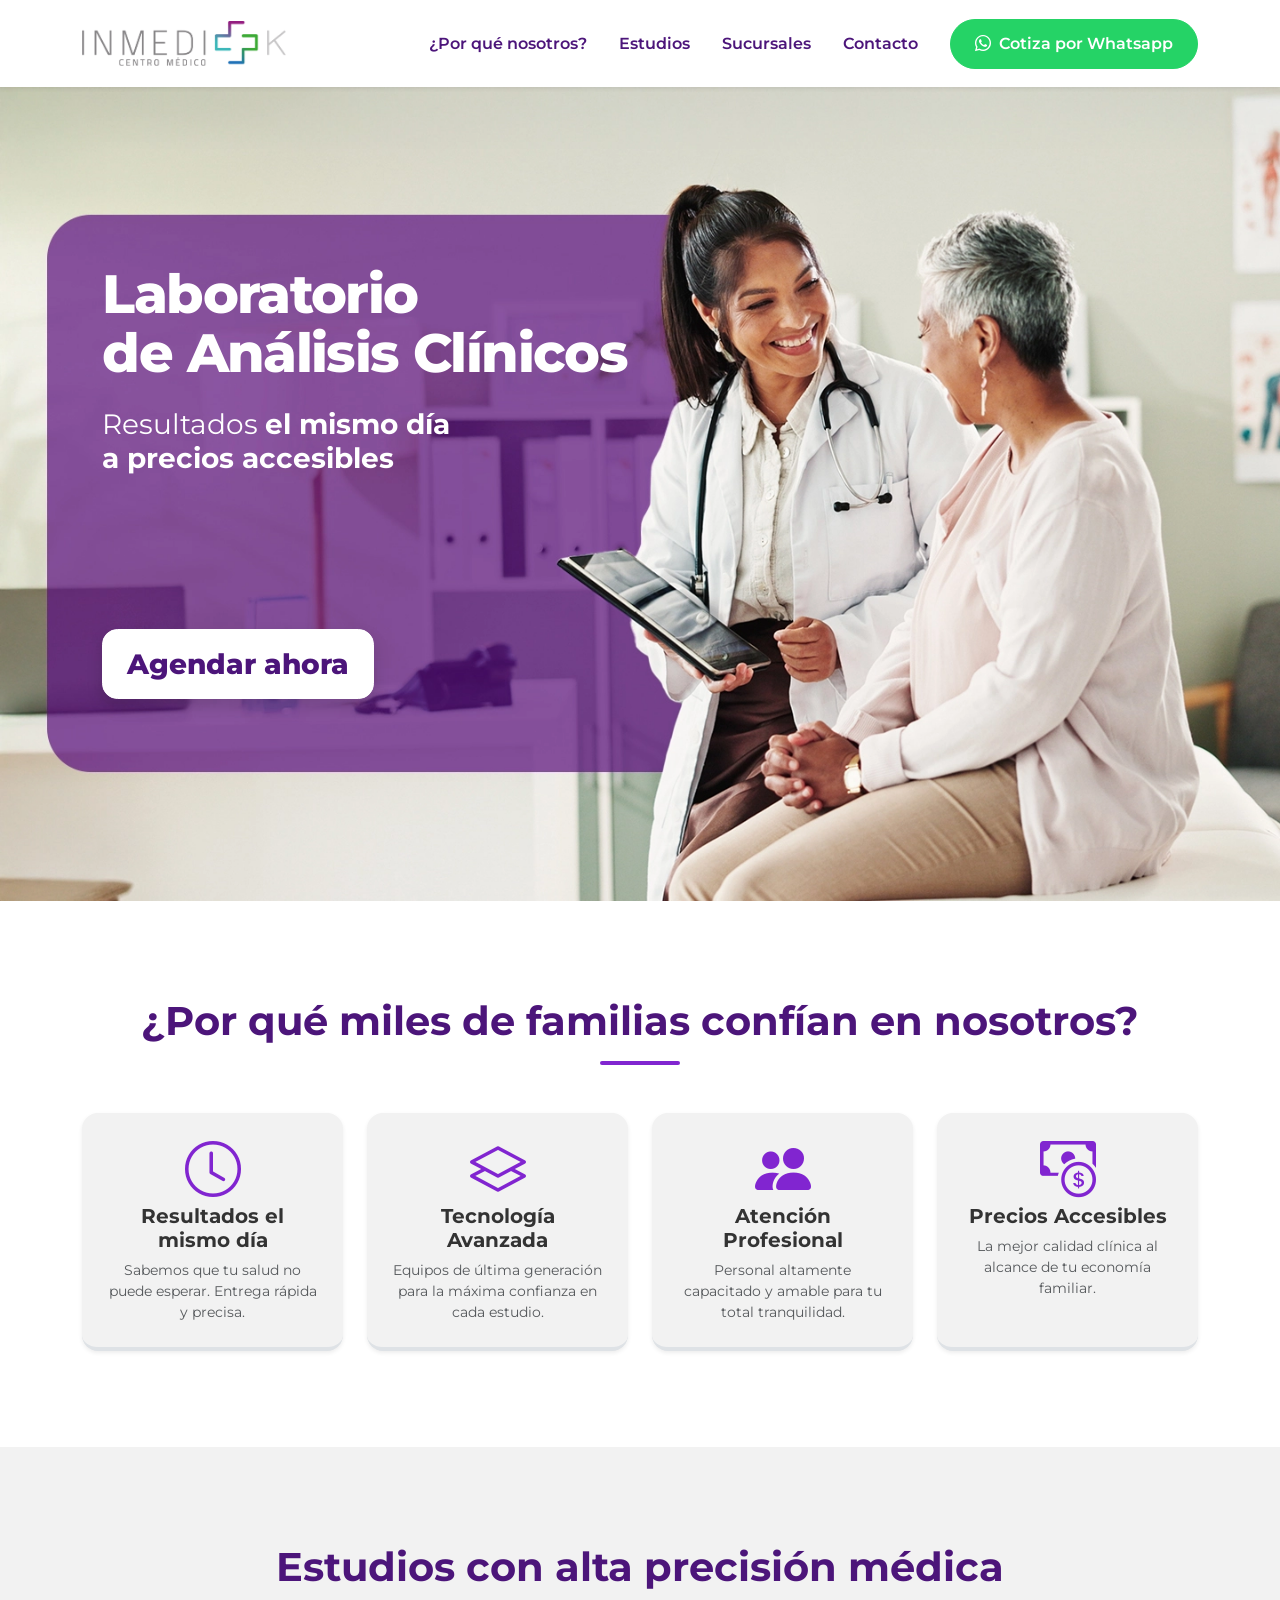
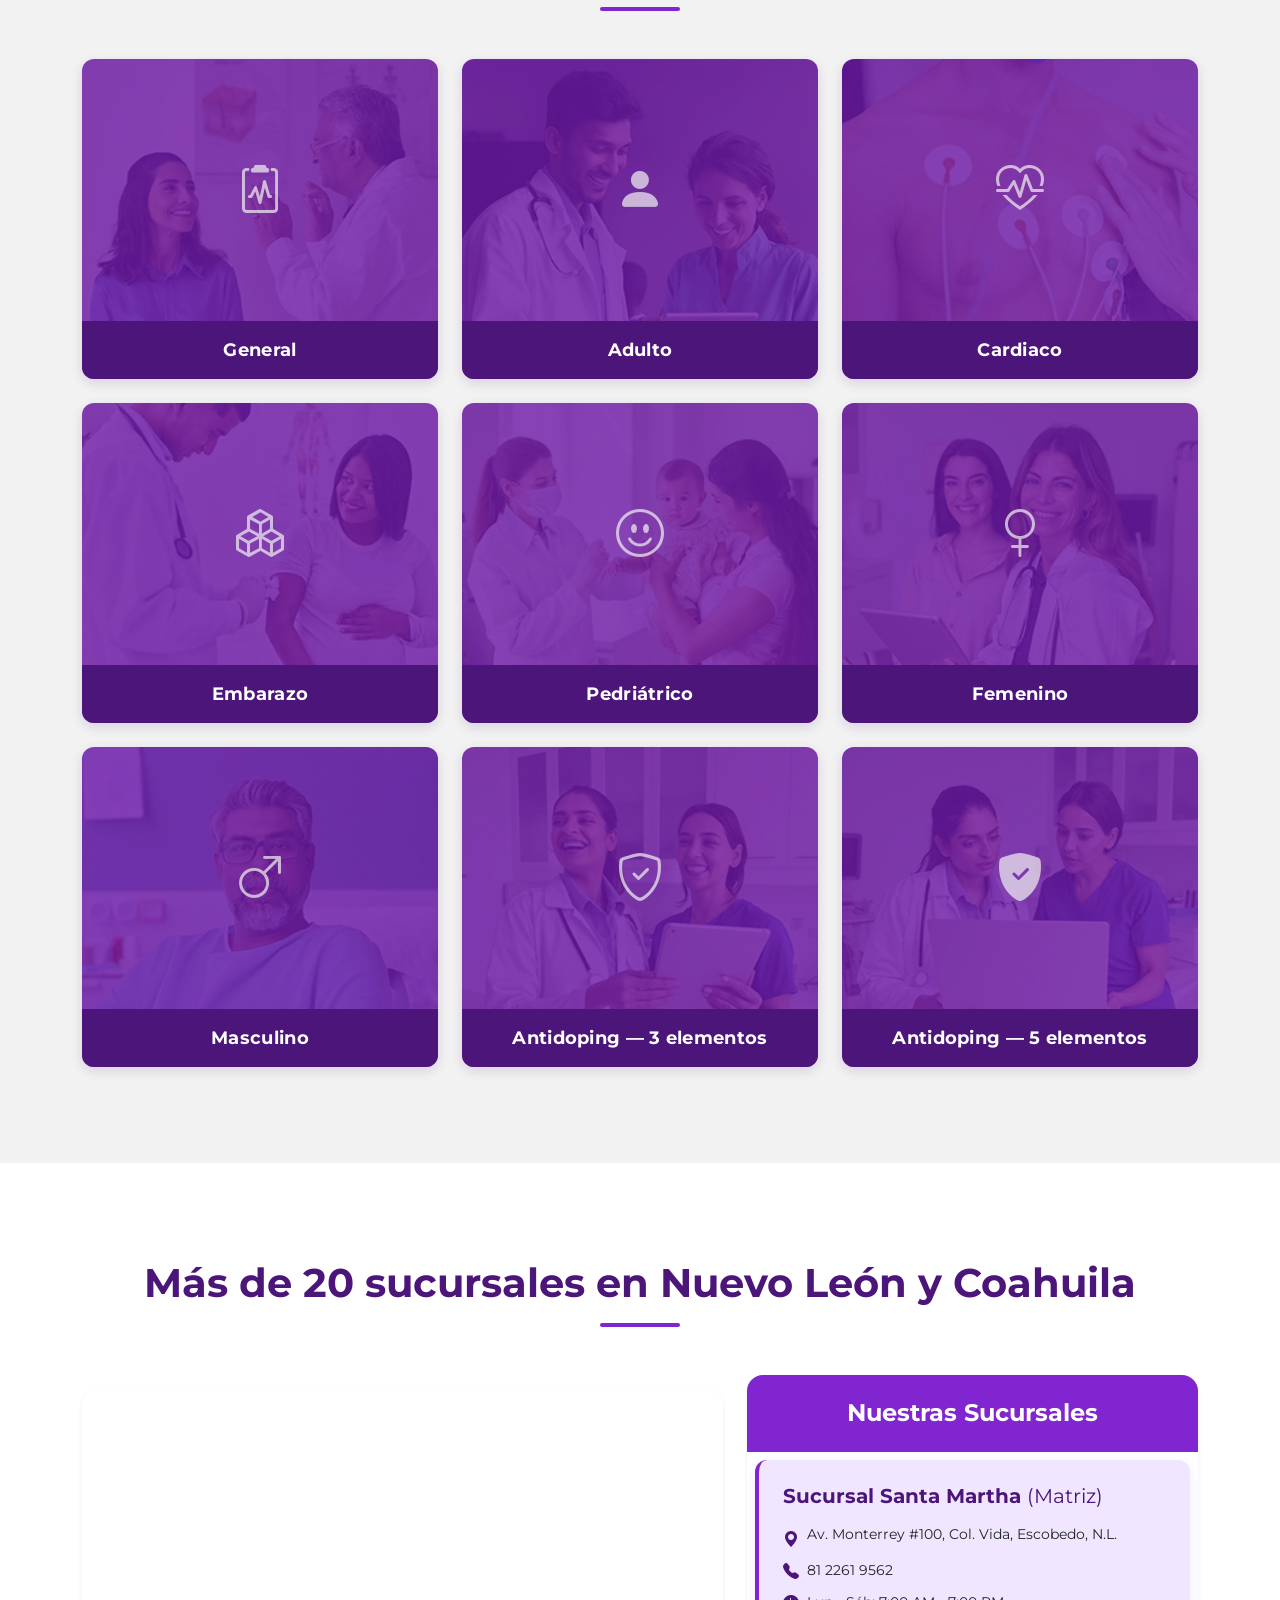
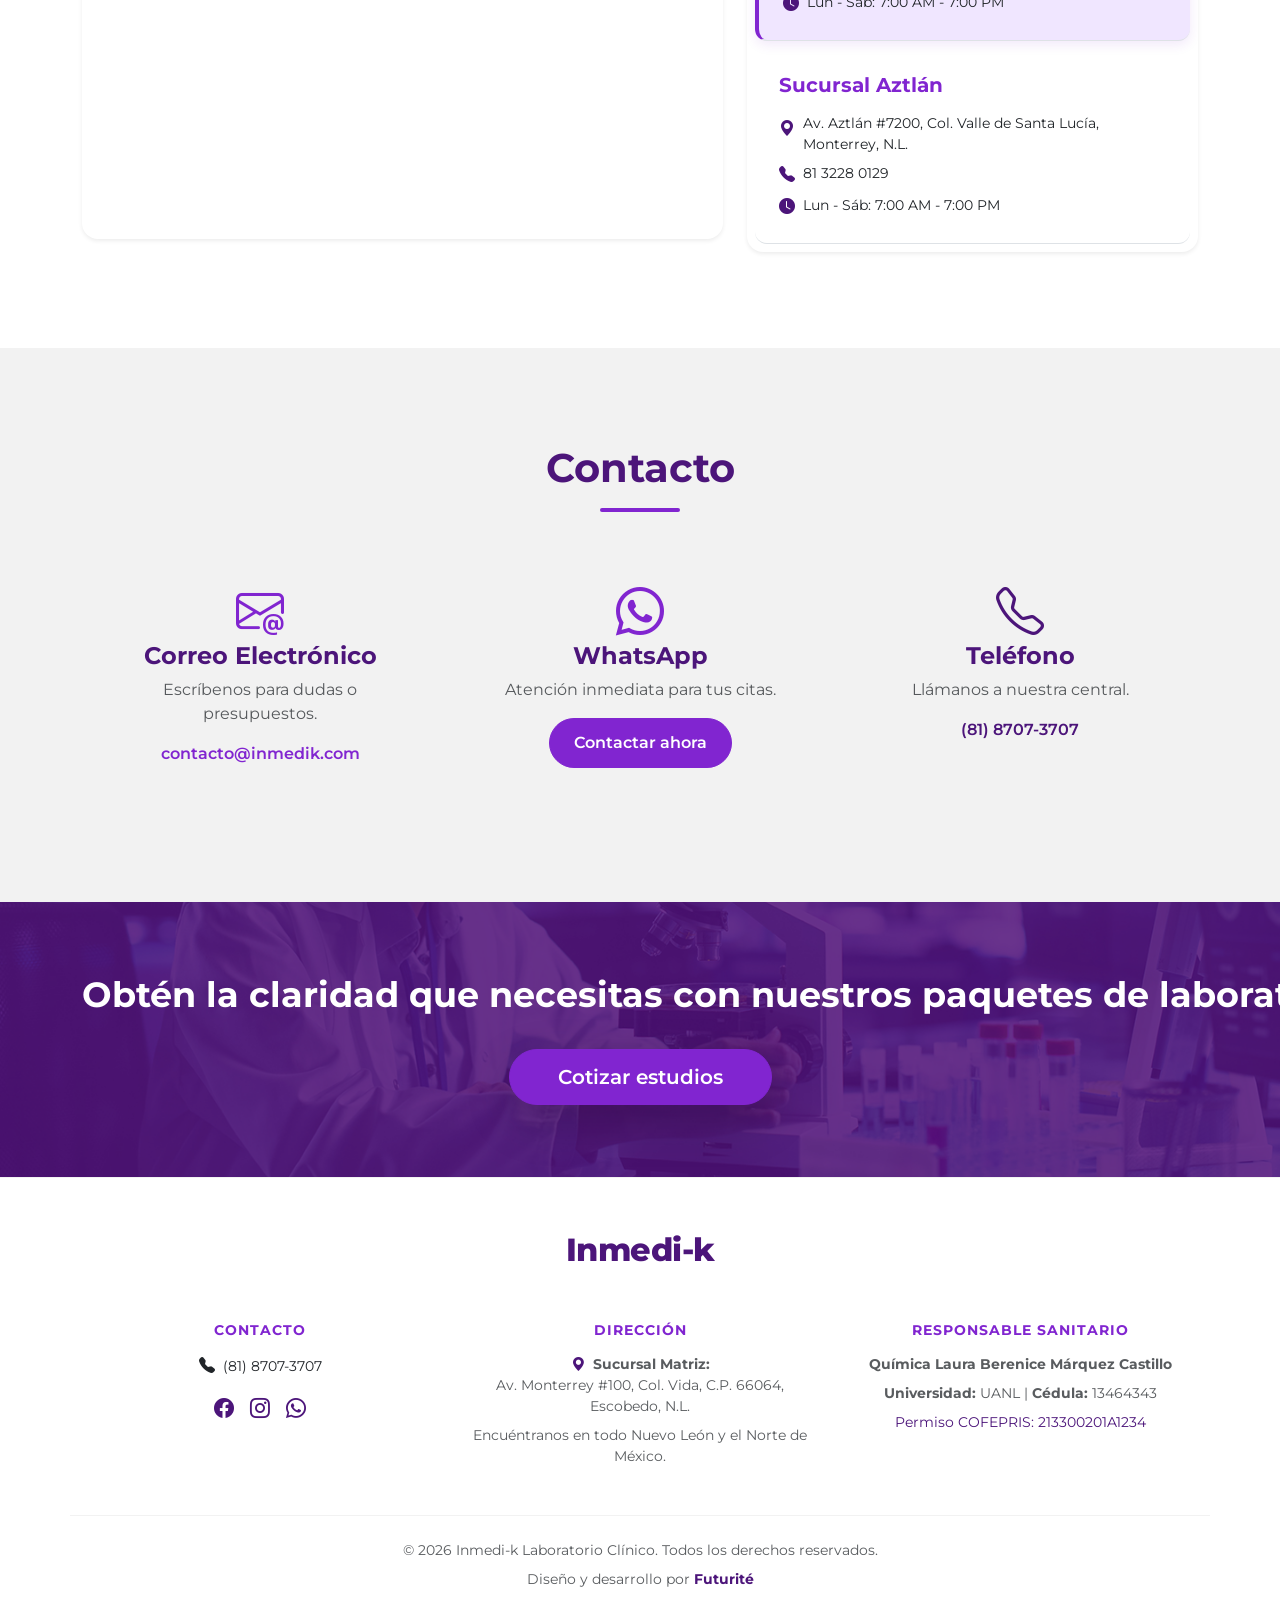
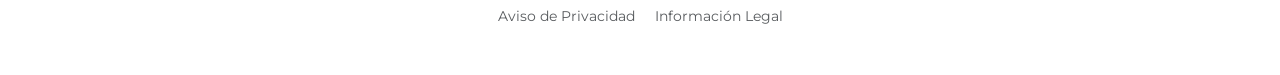
<file: index.html>
<!DOCTYPE html>
<html lang="es">

<head>
    <script>(function (w, d, s, l, i) {
            w[l] = w[l] || []; w[l].push({
                'gtm.start':
                    new Date().getTime(), event: 'gtm.js'
            }); var f = d.getElementsByTagName(s)[0],
                j = d.createElement(s), dl = l != 'dataLayer' ? '&l=' + l : ''; j.async = true; j.src =
                    'https://www.googletagmanager.com/gtm.js?id=' + i + dl; f.parentNode.insertBefore(j, f);
        })(window, document, 'script', 'dataLayer', 'GTM-M5LB29MB');</script>
    <meta charset="UTF-8">
    <meta name="viewport" content="width=device-width, initial-scale=1.0">
    <title>Inmedi-k | Laboratorio de Análisis Clínicos</title>

    <!-- Google Fonts: Montserrat -->
    <link rel="preconnect" href="https://fonts.googleapis.com">
    <link rel="preconnect" href="https://fonts.gstatic.com" crossorigin>
    <link href="https://fonts.googleapis.com/css2?family=Montserrat:wght@400;600;700&display=swap" rel="stylesheet">

    <!-- Bootstrap 5 CSS CDN -->
    <link href="https://cdn.jsdelivr.net/npm/bootstrap@5.3.0/dist/css/bootstrap.min.css" rel="stylesheet">

    <!-- Bootstrap Icons (Optional but recommended for UI) -->
    <link rel="stylesheet" href="https://cdn.jsdelivr.net/npm/bootstrap-icons@1.11.1/font/bootstrap-icons.css">

    <!-- Custom CSS -->
    <link href="style.css" rel="stylesheet">
</head>

<body class="d-flex flex-column min-vh-100">
    <noscript><iframe src="https://www.googletagmanager.com/ns.html?id=GTM-M5LB29MB" height="0" width="0" style="display:none;visibility:hidden"></iframe></noscript>

    <!-- Navbar -->
    <nav class="navbar navbar-expand-lg bg-white fixed-top shadow-sm py-3">
        <div class="container">
            <!-- Brand / Logo as Text (Placeholder until Image Logo) -->
            <a class="navbar-brand" href="#">
                <img src="img/inmedikgris (1).png" alt="Inmedi-k Logo" style="max-height: 45px;">
            </a>

            <button class="navbar-toggler border-0" type="button" data-bs-toggle="collapse" data-bs-toggle="collapse" data-bs-target="#navbarNav" aria-controls="navbarNav" aria-expanded="false" aria-label="Toggle navigation">
                <span class="navbar-toggler-icon"></span>
            </button>

            <div class="collapse navbar-collapse justify-content-end" id="navbarNav">
                <ul class="navbar-nav align-items-center">
                    <li class="nav-item">
                        <a class="nav-link text-secondary-custom fw-semibold px-3" href="#beneficios">¿Por qué nosotros?</a>
                    </li>
                    <li class="nav-item">
                        <a class="nav-link text-secondary-custom fw-semibold px-3" href="#servicios">Estudios</a>
                    </li>
                    <li class="nav-item">
                        <a class="nav-link text-secondary-custom fw-semibold px-3" href="#sucursales">Sucursales</a>
                    </li>
                    <li class="nav-item">
                        <a class="nav-link text-secondary-custom fw-semibold px-3" href="#formulario">Contacto</a>
                    </li>
                    <li class="nav-item ms-lg-3 mt-3 mt-lg-0">
                        <a class="btn btn-whatsapp rounded-pill px-4" href="https://wa.me/528187073707" target="_blank">
                            <i class="bi bi-whatsapp"></i> Cotiza por Whatsapp
                        </a>
                    </li>
                </ul>
            </div>
        </div>
    </nav>
    <!-- Hero Section -->
    <header class="hero-section position-relative w-100 overflow-hidden" style="background-color: #f8f9fa;">
        <!-- Imagen completa sin cortes -->
        <img src="img/hero-(2).webp" alt="Inmedi-k Hero" class="w-100 h-auto d-block">

        <!-- Contenido sobrepuesto (Alineado al cuadro morado de la imagen) -->
        <div class="position-absolute top-0 start-0 w-100 h-100 d-flex align-items-start overflow-hidden">
            <div class="container-fluid" style="padding-left: 8%; padding-right: 8%; padding-top: 14vw;">
                <div class="row g-0">
                    <!-- Alineación precisa con el inicio del cuadro morado -->
                    <div class="col-lg-6 col-md-8 text-white text-start">
                        <div class="hero-item-title" style="margin-bottom: 2vw;">
                            <h1 class="fw-extrabold text-white ls-tight" style="font-size: clamp(1.8rem, 4.2vw, 4.5rem); line-height: 1.1; margin: 0;">
                                Laboratorio <br>
                                de Análisis <br class="d-block d-md-none"> Clínicos
                            </h1>
                        </div>
                        <div class="hero-item-subtitle" style="margin-bottom: 12vw;">
                            <p class="text-white" style="font-size: clamp(1rem, 2.2vw, 2.5rem); line-height: 1.2; font-weight: 400; margin: 0;">
                                Resultados <strong>el mismo día</strong> <br>
                                <strong>a precios accesibles</strong>
                            </p>
                        </div>
                        <div class="hero-item-cta d-none d-sm-block">
                            <a href="https://wa.me/528187073707" class="btn btn-white-custom shadow px-4">Agendar ahora</a>
                        </div>
                    </div>
                </div>
            </div>
        </div>
    </header>

    <!-- CTA Móvil (Solo visible en < 576px) -->
    <div class="d-block d-sm-none text-center py-4 bg-white">
        <div class="container">
            <a href="https://wa.me/528187073707" class="btn btn-primary-custom btn-lg shadow w-100" style="font-size: 1.2rem; padding: 1rem;">Agendar ahora</a>
        </div>
    </div>

    <style>
        /* Ajustes finos para el texto sobre el cuadro morado */
        @media (max-width: 767px) {
            .hero-section .container-fluid {
                padding-top: 25vw !important;
                /* Más espacio arriba en móvil para no tapar caras */
            }

            .hero-item-title h1 {
                font-size: 8vw !important;
                /* Texto más grande en proporción a la pantalla pequeña */
            }

            .hero-item-subtitle p {
                font-size: 4.5vw !important;
            }

            .hero-item-subtitle {
                margin-bottom: 15vw !important;
            }

            .btn-white-custom {
                font-size: 4vw !important;
                padding: 3vw 8vw !important;
                border-radius: 4vw !important;
            }
        }

        /* Ajuste para pantallas extra pequeñas */
        @media (max-width: 480px) {
            .hero-section .container-fluid {
                padding-top: 20vw !important;
            }

            .hero-item-title h1 {
                font-size: 9vw !important;
                margin-bottom: 5px !important;
            }

            .hero-item-subtitle p {
                font-size: 4vw !important;
            }

            .hero-item-subtitle {
                margin-bottom: 5vw !important;
            }
        }

        /* Ajuste extremo para < 430px */
        @media (max-width: 430px) {
            .hero-section .container-fluid {
                padding-top: 14vw !important;
                /* Opción A: Subimos un poco para alejarlo del borde inferior curvo */
                padding-left: 10% !important;
                /* Opción A: Más aire a la izquierda */
            }

            .hero-item-title {
                margin-bottom: 12vw !important;
                /* Espacio extra entre Título y Subtítulo */
            }

            .hero-item-title h1 {
                font-size: 5.5vw !important;
                line-height: 1.05 !important;
                margin: 0 !important;
            }

            .hero-item-subtitle p {
                font-size: 3.2vw !important;
            }

            .hero-item-subtitle {
                margin-bottom: 4vw !important;
            }

            /* El botón original permanece oculto */
        }
    </style>
    <section id="beneficios" class="py-5 bg-white">
        <div class="container py-md-5">
            <div class="text-center mb-5">
                <h2 class="display-6 fw-bold">¿Por qué miles de familias confían en nosotros?</h2>
                <div class="mx-auto mt-3" style="height: 4px; width: 80px; background-color: var(--primary-color); border-radius: 2px;"></div>
            </div>
            <div class="row g-4 text-center">
                <div class="col-md-3">
                    <div class="p-4 rounded-4 shadow-sm h-100 bg-accent-custom border-bottom border-primary-custom border-4">
                        <i class="bi bi-clock display-4 text-primary-custom mb-3"></i>
                        <h3 class="h5 fw-bold">Resultados el mismo día</h3>
                        <p class="small text-muted mb-0">Sabemos que tu salud no puede esperar. Entrega rápida y
                            precisa.</p>
                    </div>
                </div>
                <div class="col-md-3">
                    <div class="p-4 rounded-4 shadow-sm h-100 bg-accent-custom border-bottom border-primary-custom border-4">
                        <i class="bi bi-layers display-4 text-primary-custom mb-3"></i>
                        <h3 class="h5 fw-bold">Tecnología Avanzada</h3>
                        <p class="small text-muted mb-0">Equipos de última generación para la máxima confianza en cada
                            estudio.</p>
                    </div>
                </div>
                <div class="col-md-3">
                    <div class="p-4 rounded-4 shadow-sm h-100 bg-accent-custom border-bottom border-primary-custom border-4">
                        <i class="bi bi-people-fill display-4 text-primary-custom mb-3"></i>
                        <h3 class="h5 fw-bold">Atención Profesional</h3>
                        <p class="small text-muted mb-0">Personal altamente capacitado y amable para tu total
                            tranquilidad.</p>
                    </div>
                </div>
                <div class="col-md-3">
                    <div class="p-4 rounded-4 shadow-sm h-100 bg-accent-custom border-bottom border-primary-custom border-4">
                        <i class="bi bi-cash-coin display-4 text-primary-custom mb-3"></i>
                        <h3 class="h5 fw-bold">Precios Accesibles</h3>
                        <p class="small text-muted mb-0">La mejor calidad clínica al alcance de tu economía familiar.
                        </p>
                    </div>
                </div>
            </div>
        </div>
    </section>

    <!-- Sección Estudios (Anteriormente Servicios) -->
    <section id="servicios" class="py-5 bg-accent-custom">
        <div class="container py-md-5">
            <div class="text-center mb-5">
                <h2 class="display-6 fw-bold">Estudios con alta precisión médica</h2>
                <div class="mx-auto mt-3" style="height: 4px; width: 80px; background-color: var(--primary-color); border-radius: 2px;"></div>
            </div>

            <div class="row g-4">
                <!-- 1. General -->
                <div class="col-md-6 col-lg-4">
                    <div class="flip-card">
                        <div class="flip-card-inner">
                            <div class="flip-card-front" style="background: linear-gradient(rgba(129, 37, 208, 0.4), rgba(129, 37, 208, 0.4)), url('img/350x265/General.webp') top/cover no-repeat;">
                                <i class="bi bi-clipboard2-pulse card-icon"></i>
                                <div class="card-label">General</div>
                            </div>
                            <div class="flip-card-back">
                                <h4>General</h4>
                                <ul>
                                    <li><i class="bi bi-check-circle-fill text-primary-custom me-2"></i>Glucosa</li>
                                    <li><i class="bi bi-check-circle-fill text-primary-custom me-2"></i>Colesterol</li>
                                    <li><i class="bi bi-check-circle-fill text-primary-custom me-2"></i>Triglicéridos
                                    </li>
                                    <li><i class="bi bi-check-circle-fill text-primary-custom me-2"></i>Biometría
                                        Hemática</li>
                                    <li><i class="bi bi-check-circle-fill text-primary-custom me-2"></i>Examen general
                                        de orina</li>
                                    <li><i class="bi bi-check-circle-fill text-primary-custom me-2"></i>Consulta de
                                        revisión</li>
                                </ul>
                            </div>
                        </div>
                    </div>
                </div>

                <!-- 2. Adulto -->
                <div class="col-md-6 col-lg-4">
                    <div class="flip-card">
                        <div class="flip-card-inner">
                            <div class="flip-card-front" style="background: linear-gradient(rgba(129, 37, 208, 0.4), rgba(129, 37, 208, 0.4)), url('img/350x265/Adulto.webp') top/cover no-repeat;">
                                <i class="bi bi-person-fill card-icon"></i>
                                <div class="card-label">Adulto</div>
                            </div>
                            <div class="flip-card-back">
                                <h4>Adulto</h4>
                                <ul>
                                    <li><i class="bi bi-check-circle-fill text-primary-custom me-2"></i>Check up general
                                        (Glucosa, colesterol, triglicéridos, biometría, EGO)</li>
                                    <li><i class="bi bi-check-circle-fill text-primary-custom me-2"></i>Creatinina</li>
                                    <li><i class="bi bi-check-circle-fill text-primary-custom me-2"></i>Urea</li>
                                    <li><i class="bi bi-check-circle-fill text-primary-custom me-2"></i>Consulta general
                                    </li>
                                </ul>
                            </div>
                        </div>
                    </div>
                </div>

                <!-- 3. Cardiaco -->
                <div class="col-md-6 col-lg-4">
                    <div class="flip-card">
                        <div class="flip-card-inner">
                            <div class="flip-card-front" style="background: linear-gradient(rgba(129, 37, 208, 0.4), rgba(129, 37, 208, 0.4)), url('img/350x265/Cardio.webp') top/cover no-repeat;">
                                <i class="bi bi-heart-pulse card-icon"></i>
                                <div class="card-label">Cardiaco</div>
                            </div>
                            <div class="flip-card-back">
                                <h4>Cardiaco</h4>
                                <ul>
                                    <li><i class="bi bi-check-circle-fill text-primary-custom me-2"></i>Colesterol</li>
                                    <li><i class="bi bi-check-circle-fill text-primary-custom me-2"></i>Triglicéridos
                                    </li>
                                    <li><i class="bi bi-check-circle-fill text-primary-custom me-2"></i>Rayos X de tórax
                                    </li>
                                    <li><i class="bi bi-check-circle-fill text-primary-custom me-2"></i>Electrocardiograma
                                    </li>
                                    <li><i class="bi bi-check-circle-fill text-primary-custom me-2"></i>Medicina interna
                                    </li>
                                </ul>
                            </div>
                        </div>
                    </div>
                </div>

                <!-- 4. Embarazo -->
                <div class="col-md-6 col-lg-4">
                    <div class="flip-card">
                        <div class="flip-card-inner">
                            <div class="flip-card-front" style="background: linear-gradient(rgba(129, 37, 208, 0.4), rgba(129, 37, 208, 0.4)), url('img/350x265/Embarazo.webp') top/cover no-repeat;">
                                <i class="bi bi-boxes card-icon"></i>
                                <div class="card-label">Embarazo</div>
                            </div>
                            <div class="flip-card-back">
                                <h4>Embarazo</h4>
                                <ul>
                                    <li><i class="bi bi-check-circle-fill text-primary-custom me-2"></i>Perfil prenatal
                                    </li>
                                    <li><i class="bi bi-check-circle-fill text-primary-custom me-2"></i>Química
                                        Sanguínea</li>
                                    <li><i class="bi bi-check-circle-fill text-primary-custom me-2"></i>VIH</li>
                                    <li><i class="bi bi-check-circle-fill text-primary-custom me-2"></i>Consulta
                                        ginecológica</li>
                                </ul>
                            </div>
                        </div>
                    </div>
                </div>

                <!-- 5. Pedriátrico -->
                <div class="col-md-6 col-lg-4">
                    <div class="flip-card">
                        <div class="flip-card-inner">
                            <div class="flip-card-front" style="background: linear-gradient(rgba(129, 37, 208, 0.4), rgba(129, 37, 208, 0.4)), url('img/350x265/pediatria.webp') top/cover no-repeat;">
                                <i class="bi bi-emoji-smile card-icon"></i>
                                <div class="card-label">Pedriátrico</div>
                            </div>
                            <div class="flip-card-back">
                                <h4>Pedriátrico</h4>
                                <ul>
                                    <li><i class="bi bi-check-circle-fill text-primary-custom me-2"></i>Biometría</li>
                                    <li><i class="bi bi-check-circle-fill text-primary-custom me-2"></i>Coprológico</li>
                                    <li><i class="bi bi-check-circle-fill text-primary-custom me-2"></i>Examen general
                                        de orina</li>
                                    <li><i class="bi bi-check-circle-fill text-primary-custom me-2"></i>Consulta
                                        pediátrica</li>
                                </ul>
                            </div>
                        </div>
                    </div>
                </div>

                <!-- 6. Femenino -->
                <div class="col-md-6 col-lg-4">
                    <div class="flip-card">
                        <div class="flip-card-inner">
                            <div class="flip-card-front" style="background: linear-gradient(rgba(129, 37, 208, 0.4), rgba(129, 37, 208, 0.4)), url('img/350x265/Femenino.webp') top/cover no-repeat;">
                                <i class="bi bi-gender-female card-icon"></i>
                                <div class="card-label">Femenino</div>
                            </div>
                            <div class="flip-card-back">
                                <h4>Femenino</h4>
                                <ul>
                                    <li><i class="bi bi-check-circle-fill text-primary-custom me-2"></i>Perfil hormonal
                                    </li>
                                    <li><i class="bi bi-check-circle-fill text-primary-custom me-2"></i>Papanicolau</li>
                                    <li><i class="bi bi-check-circle-fill text-primary-custom me-2"></i>Ginecología</li>
                                    <li><i class="bi bi-check-circle-fill text-primary-custom me-2"></i>Eco de mama</li>
                                </ul>
                            </div>
                        </div>
                    </div>
                </div>

                <!-- 7. Masculino -->
                <div class="col-md-6 col-lg-4">
                    <div class="flip-card">
                        <div class="flip-card-inner">
                            <div class="flip-card-front" style="background: linear-gradient(rgba(129, 37, 208, 0.4), rgba(129, 37, 208, 0.4)), url('img/350x265/Masculino.webp') top/cover no-repeat;">
                                <i class="bi bi-gender-male card-icon"></i>
                                <div class="card-label">Masculino</div>
                            </div>
                            <div class="flip-card-back">
                                <h4>Masculino</h4>
                                <ul>
                                    <li><i class="bi bi-check-circle-fill text-primary-custom me-2"></i>Check up general
                                    </li>
                                    <li><i class="bi bi-check-circle-fill text-primary-custom me-2"></i>Antígeno
                                        prostático</li>
                                    <li><i class="bi bi-check-circle-fill text-primary-custom me-2"></i>Ultrasonido
                                        prostático</li>
                                    <li><i class="bi bi-check-circle-fill text-primary-custom me-2"></i>Revisión general
                                    </li>
                                </ul>
                            </div>
                        </div>
                    </div>
                </div>

                <!-- 8. Antidoping 3 -->
                <div class="col-md-6 col-lg-4">
                    <div class="flip-card">
                        <div class="flip-card-inner">
                            <div class="flip-card-front" style="background: linear-gradient(rgba(129, 37, 208, 0.4), rgba(129, 37, 208, 0.4)), url('img/350x265/Doping 3 (1).webp') top/cover no-repeat;">
                                <i class="bi bi-shield-check card-icon"></i>
                                <div class="card-label">Antidoping — 3 elementos</div>
                            </div>
                            <div class="flip-card-back">
                                <h4>Antidoping 3</h4>
                                <ul>
                                    <li><i class="bi bi-check-circle-fill text-primary-custom me-2"></i>Cocaína</li>
                                    <li><i class="bi bi-check-circle-fill text-primary-custom me-2"></i>Marihuana</li>
                                    <li><i class="bi bi-check-circle-fill text-primary-custom me-2"></i>Anfetaminas</li>
                                </ul>
                            </div>
                        </div>
                    </div>
                </div>

                <!-- 9. Antidoping 5 -->
                <div class="col-md-6 col-lg-4">
                    <div class="flip-card">
                        <div class="flip-card-inner">
                            <div class="flip-card-front" style="background: linear-gradient(rgba(129, 37, 208, 0.4), rgba(129, 37, 208, 0.4)), url('img/350x265/doping-5.webp') top/cover no-repeat;">
                                <i class="bi bi-shield-fill-check card-icon"></i>
                                <div class="card-label">Antidoping — 5 elementos</div>
                            </div>
                            <div class="flip-card-back">
                                <h4>Antidoping 5</h4>
                                <ul>
                                    <li><i class="bi bi-check-circle-fill text-primary-custom me-2"></i>Cocaína</li>
                                    <li><i class="bi bi-check-circle-fill text-primary-custom me-2"></i>Marihuana</li>
                                    <li><i class="bi bi-check-circle-fill text-primary-custom me-2"></i>Anfetaminas</li>
                                    <li><i class="bi bi-check-circle-fill text-primary-custom me-2"></i>Benzodiacepinas
                                    </li>
                                    <li><i class="bi bi-check-circle-fill text-primary-custom me-2"></i>Barbitúricos
                                    </li>
                                </ul>
                            </div>
                        </div>
                    </div>
                </div>
            </div>
        </div>
    </section>

    <!-- Sección Sucursales -->
    <section id="sucursales" class="py-5 bg-white">
        <div class="container py-md-5">
            <div class="text-center mb-5">
                <h2 class="display-6 fw-bold">Más de 20 sucursales en Nuevo León y Coahuila</h2>
                <div class="mx-auto mt-3" style="height: 4px; width: 80px; background-color: var(--primary-color); border-radius: 2px;"></div>
            </div>
            <div class="row g-4 align-items-center">
                <!-- Columna Izquierda: Mapa -->
                <div class="col-lg-7">
                    <div class="rounded-4 overflow-hidden shadow-sm position-relative" style="height: 450px;">
                        <!-- Overlay para móviles <= 425px (Redirige a Google Maps) -->
                        <a href="https://www.google.com.mx/maps/search/Inmedi-k/" target="_blank" class="mobile-map-overlay"></a>

                        <iframe id="map-iframe" src="https://maps.google.com/maps?q=Av. Monterrey 100, Col. Vida, 66064 Escobedo, N.L.&output=embed" width="100%" height="100%" style="border:0;" allowfullscreen="" loading="lazy" referrerpolicy="no-referrer-when-downgrade">
                        </iframe>
                    </div>
                </div>
                <!-- Columna Derecha: Tarjeta Unificada -->
                <div class="col-lg-5">
                    <div class="card border-0 shadow-sm rounded-4 overflow-hidden">
                        <div class="bg-primary-custom p-4 text-white text-center">
                            <h3 class="h4 fw-bold mb-0 text-white">Nuestras Sucursales</h3>
                        </div>
                        <div class="card-body p-0">
                            <!-- Contenedor con Scroll -->
                            <div class="sucursales-list p-4" style="max-height: 400px; overflow-y: auto;">
                                <!-- 0. Santa Martha (Matriz) -->
                                <div class="branch-item mb-4 pb-4 border-bottom active" data-location="Av. Monterrey 100, Col. Vida, 66064 Escobedo, N.L.">
                                    <h4 class="h5 fw-bold text-primary-custom mb-3">Sucursal Santa Martha <span class="text-secondary-custom fw-normal">(Matriz)</span></h4>
                                    <div class="d-flex mb-2">
                                        <i class="bi bi-geo-alt-fill text-secondary-custom me-2 mt-1"></i>
                                        <p class="mb-0 small">Av. Monterrey #100, Col. Vida, Escobedo, N.L.</p>
                                    </div>
                                    <div class="d-flex mb-2">
                                        <i class="bi bi-telephone-fill text-secondary-custom me-2"></i>
                                        <p class="mb-0 small">81 2261 9562</p>
                                    </div>
                                    <div class="d-flex">
                                        <i class="bi bi-clock-fill text-secondary-custom me-2"></i>
                                        <p class="mb-0 small">Lun - Sáb: 7:00 AM - 7:00 PM</p>
                                    </div>
                                </div>
                                <!-- 1. Aztlán -->
                                <div class="branch-item mb-4 pb-4 border-bottom" data-location="Av. Aztlán 7200, Col. Valle de Santa Lucía, Monterrey, N.L.">
                                    <h4 class="h5 fw-bold text-primary-custom mb-3">Sucursal Aztlán</h4>
                                    <div class="d-flex mb-2">
                                        <i class="bi bi-geo-alt-fill text-secondary-custom me-2 mt-1"></i>
                                        <p class="mb-0 small">Av. Aztlán #7200, Col. Valle de Santa Lucía, Monterrey,
                                            N.L.</p>
                                    </div>
                                    <div class="d-flex mb-2">
                                        <i class="bi bi-telephone-fill text-secondary-custom me-2"></i>
                                        <p class="mb-0 small">81 3228 0129</p>
                                    </div>
                                    <div class="d-flex">
                                        <i class="bi bi-clock-fill text-secondary-custom me-2"></i>
                                        <p class="mb-0 small">Lun - Sáb: 7:00 AM - 7:00 PM</p>
                                    </div>
                                </div>
                                <!-- 2. Puerta de Hierro -->
                                <div class="branch-item mb-4 pb-4 border-bottom" data-location="Fracc. Puerta de Hierro 526, Col. Colonial Cumbres, Monterrey, N.L.">
                                    <h4 class="h5 fw-bold text-primary-custom mb-3">Sucursal Puerta de Hierro</h4>
                                    <div class="d-flex mb-2">
                                        <i class="bi bi-geo-alt-fill text-secondary-custom me-2 mt-1"></i>
                                        <p class="mb-0 small">Fracc. Puerta de Hierro #526, Col. Colonial Cumbres,
                                            Monterrey, N.L.</p>
                                    </div>
                                    <div class="d-flex">
                                        <i class="bi bi-clock-fill text-secondary-custom me-2"></i>
                                        <p class="mb-0 small">Lun - Sáb: 8:00 AM - 6:00 PM</p>
                                    </div>
                                </div>
                                <!-- 3. Acueducto -->
                                <div class="branch-item mb-4 pb-4 border-bottom" data-location="Acueducto Palma 340, Col. Girasoles 4to Sector, Escobedo, N.L.">
                                    <h4 class="h5 fw-bold text-primary-custom mb-3">Sucursal Acueducto</h4>
                                    <div class="d-flex mb-2">
                                        <i class="bi bi-geo-alt-fill text-secondary-custom me-2 mt-1"></i>
                                        <p class="mb-0 small">Acueducto Palma #340, Col. Girasoles 4to Sector, Escobedo,
                                            N.L.</p>
                                    </div>
                                    <div class="d-flex mb-2">
                                        <i class="bi bi-telephone-fill text-secondary-custom me-2"></i>
                                        <p class="mb-0 small">81 2135 6464</p>
                                    </div>
                                    <div class="d-flex">
                                        <i class="bi bi-clock-fill text-secondary-custom me-2"></i>
                                        <p class="mb-0 small">Lun - Sáb: 7:00 AM - 7:00 PM</p>
                                    </div>
                                </div>
                                <!-- 4. Apodaca -->
                                <div class="branch-item mb-4 pb-4 border-bottom" data-location="Morelos 201, Col. Apodaca Centro, Apodaca, N.L.">
                                    <h4 class="h5 fw-bold text-primary-custom mb-3">Sucursal Apodaca</h4>
                                    <div class="d-flex mb-2">
                                        <i class="bi bi-geo-alt-fill text-secondary-custom me-2 mt-1"></i>
                                        <p class="mb-0 small">Morelos #201, Col. Apodaca Centro, Apodaca, N.L.</p>
                                    </div>
                                    <div class="d-flex mb-2">
                                        <i class="bi bi-telephone-fill text-secondary-custom me-2"></i>
                                        <p class="mb-0 small">81 4769 7693</p>
                                    </div>
                                    <div class="d-flex">
                                        <i class="bi bi-clock-fill text-secondary-custom me-2"></i>
                                        <p class="mb-0 small">Lun - Sáb: 7:00 AM - 7:00 PM</p>
                                    </div>
                                </div>
                                <!-- 5. Capellanía -->
                                <div class="branch-item mb-4 pb-4 border-bottom" data-location="Av. Hacienda del Sol 503, Col. Héroes de Capellanía, García, N.L.">
                                    <h4 class="h5 fw-bold text-primary-custom mb-3">Sucursal Capellanía</h4>
                                    <div class="d-flex mb-2">
                                        <i class="bi bi-geo-alt-fill text-secondary-custom me-2 mt-1"></i>
                                        <p class="mb-0 small">Av. Hacienda del Sol #503, Col. Héroes de Capellanía,
                                            García, N.L.</p>
                                    </div>
                                    <div class="d-flex mb-2">
                                        <i class="bi bi-telephone-fill text-secondary-custom me-2"></i>
                                        <p class="mb-0 small">81 2164 5003</p>
                                    </div>
                                    <div class="d-flex">
                                        <i class="bi bi-clock-fill text-secondary-custom me-2"></i>
                                        <p class="mb-0 small">Atención 24 Horas</p>
                                    </div>
                                </div>
                                <!-- 6. Guadalupe -->
                                <div class="branch-item mb-4 pb-4 border-bottom" data-location="Carretera Reynosa 403, Col. Tres Caminos, Guadalupe, N.L.">
                                    <h4 class="h5 fw-bold text-primary-custom mb-3">Sucursal Guadalupe</h4>
                                    <div class="d-flex mb-2">
                                        <i class="bi bi-geo-alt-fill text-secondary-custom me-2 mt-1"></i>
                                        <p class="mb-0 small">Carretera Reynosa #403, Col. Tres Caminos, Guadalupe, N.L.
                                        </p>
                                    </div>
                                    <div class="d-flex mb-2">
                                        <i class="bi bi-telephone-fill text-secondary-custom me-2"></i>
                                        <p class="mb-0 small">81 2711 6400</p>
                                    </div>
                                    <div class="d-flex">
                                        <i class="bi bi-clock-fill text-secondary-custom me-2"></i>
                                        <p class="mb-0 small">Lun - Sáb: 7:00 AM - 7:00 PM</p>
                                    </div>
                                </div>
                                <!-- 7. Juárez -->
                                <div class="branch-item mb-4 pb-4 border-bottom" data-location="Colonia Centro Benito Juárez 401, Juárez, N.L.">
                                    <h4 class="h5 fw-bold text-primary-custom mb-3">Sucursal Juárez</h4>
                                    <div class="d-flex mb-2">
                                        <i class="bi bi-geo-alt-fill text-secondary-custom me-2 mt-1"></i>
                                        <p class="mb-0 small">Colonia Centro Benito Juárez #401, Juárez, N.L.</p>
                                    </div>
                                    <div class="d-flex mb-2">
                                        <i class="bi bi-telephone-fill text-secondary-custom me-2"></i>
                                        <p class="mb-0 small">81 2235 9774</p>
                                    </div>
                                    <div class="d-flex">
                                        <i class="bi bi-clock-fill text-secondary-custom me-2"></i>
                                        <p class="mb-0 small">Lun - Sáb: 7:00 AM - 7:00 PM</p>
                                    </div>
                                </div>
                                <!-- 8. Lincoln -->
                                <div class="branch-item mb-4 pb-4 border-bottom" data-location="Av. Lincoln 601, Col. Villas del Poniente, García, N.L.">
                                    <h4 class="h5 fw-bold text-primary-custom mb-3">Sucursal Lincoln</h4>
                                    <div class="d-flex mb-2">
                                        <i class="bi bi-geo-alt-fill text-secondary-custom me-2 mt-1"></i>
                                        <p class="mb-0 small">Av. Lincoln #601, Col. Villas del Poniente, García, N.L.
                                        </p>
                                    </div>
                                    <div class="d-flex mb-2">
                                        <i class="bi bi-telephone-fill text-secondary-custom me-2"></i>
                                        <p class="mb-0 small">81 2167 2526</p>
                                    </div>
                                    <div class="d-flex">
                                        <i class="bi bi-clock-fill text-secondary-custom me-2"></i>
                                        <p class="mb-0 small">Lun - Sáb: 7:00 AM - 7:00 PM</p>
                                    </div>
                                </div>
                                <!-- 9. San Pedro 400 -->
                                <div class="branch-item mb-4 pb-4 border-bottom" data-location="Av. Manuel J. Clouthier 307, Col. San Pedro 400, San Pedro Garza García, N.L.">
                                    <h4 class="h5 fw-bold text-primary-custom mb-3">Sucursal San Pedro 400</h4>
                                    <div class="d-flex mb-2">
                                        <i class="bi bi-geo-alt-fill text-secondary-custom me-2 mt-1"></i>
                                        <p class="mb-0 small">Av. Manuel J. Clouthier No. 307, Col. San Pedro 400, San
                                            Pedro Garza García, N.L.</p>
                                    </div>
                                    <div class="d-flex mb-2">
                                        <i class="bi bi-telephone-fill text-secondary-custom me-2"></i>
                                        <p class="mb-0 small">81 4089 3396</p>
                                    </div>
                                    <div class="d-flex">
                                        <i class="bi bi-clock-fill text-secondary-custom me-2"></i>
                                        <p class="mb-0 small">Lun - Sáb: 7:00 AM - 7:00 PM</p>
                                    </div>
                                </div>
                                <!-- 10. Santa Catarina -->
                                <div class="branch-item mb-4 pb-4 border-bottom" data-location="Av. Manuel Ordoñez 113, Col. Cd. Santa Catarina Centro, Santa Catarina, N.L.">
                                    <h4 class="h5 fw-bold text-primary-custom mb-3">Sucursal Santa Catarina</h4>
                                    <div class="d-flex mb-2">
                                        <i class="bi bi-geo-alt-fill text-secondary-custom me-2 mt-1"></i>
                                        <p class="mb-0 small">Av. Manuel Ordoñez No. 113, Col. Cd. Santa Catarina
                                            Centro, Santa Catarina, N.L.</p>
                                    </div>
                                    <div class="d-flex mb-2">
                                        <i class="bi bi-telephone-fill text-secondary-custom me-2"></i>
                                        <p class="mb-0 small">81 4870 7558</p>
                                    </div>
                                    <div class="d-flex">
                                        <i class="bi bi-clock-fill text-secondary-custom me-2"></i>
                                        <p class="mb-0 small">Lun - Sáb: 7:00 AM - 7:00 PM</p>
                                    </div>
                                </div>
                                <!-- 11. San Nicolás -->
                                <div class="branch-item mb-0" data-location="Av. Arturo B. De la Garza 478, Col. Villareal, San Nicolás de los Garza, N.L.">
                                    <h4 class="h5 fw-bold text-primary-custom mb-3">Sucursal San Nicolás</h4>
                                    <div class="d-flex mb-2">
                                        <i class="bi bi-geo-alt-fill text-secondary-custom me-2 mt-1"></i>
                                        <p class="mb-0 small">Av. Arturo B. De la Garza No. 478, Col. Villareal, San
                                            Nicolás de los Garza, N.L.</p>
                                    </div>
                                    <div class="d-flex mb-2">
                                        <i class="bi bi-telephone-fill text-secondary-custom me-2"></i>
                                        <p class="mb-0 small">81 2711 6143</p>
                                    </div>
                                    <div class="d-flex">
                                        <i class="bi bi-clock-fill text-secondary-custom me-2"></i>
                                        <p class="mb-0 small">Lun - Sáb: 7:00 AM - 7:00 PM</p>
                                    </div>
                                </div>
                            </div>
                        </div>
                    </div>
                </div>
            </div>
        </div>
        </div>
        </div>
        </div>
    </section>

    <!-- Sección Contacto -->
    <section id="formulario" class="py-5 bg-accent-custom">
        <div class="container py-md-5">
            <div class="text-center mb-5">
                <h2 class="display-6 fw-bold">Contacto</h2>
                <div class="mx-auto mt-3" style="height: 4px; width: 80px; background-color: var(--primary-color); border-radius: 2px;"></div>
            </div>
            <div class="row justify-content-center text-center">
                <div class="col-md-4">
                    <div class="p-4">
                        <i class="bi bi-envelope-at display-5 text-primary-custom mb-3"></i>
                        <h4 class="fw-bold">Correo Electrónico</h4>
                        <p class="text-muted">Escríbenos para dudas o presupuestos.</p>
                        <p class="fw-semibold text-primary-custom">contacto@inmedik.com</p>
                    </div>
                </div>
                <div class="col-md-4">
                    <div class="p-4">
                        <i class="bi bi-whatsapp display-5 text-primary-custom mb-3"></i>
                        <h4 class="fw-bold">WhatsApp</h4>
                        <p class="text-muted">Atención inmediata para tus citas.</p>
                        <a href="https://wa.me/528187073707" class="btn btn-primary-custom rounded-pill px-4">Contactar ahora</a>
                    </div>
                </div>
                <div class="col-md-4">
                    <div class="p-4">
                        <i class="bi bi-telephone display-5 text-secondary-custom mb-3"></i>
                        <h4 class="fw-bold">Teléfono</h4>
                        <p class="text-muted">Llámanos a nuestra central.</p>
                        <p class="fw-semibold text-secondary-custom">(81) 8707-3707</p>
                    </div>
                </div>
            </div>
        </div>
        </div>
        </div>
    </section>

    <!-- Banner CTA Intermedio -->
    <section class="py-5 text-white text-center position-relative" style="background: url('img/Footer.jpg') center/cover no-repeat;">
        <div class="position-absolute top-0 start-0 w-100 h-100" style="background-color: rgba(76, 21, 122, 0.50); z-index: 1;"></div>
        <div class="container py-4 position-relative" style="z-index: 2;">
            <h2 class="fw-bold mb-4 text-white" style="font-size: clamp(1.1rem, 4vw, 2.2rem); white-space: nowrap;">
                Obtén la claridad que necesitas con nuestros paquetes de laboratorio</h2>
            <a href="#formulario" class="btn btn-primary-custom btn-lg rounded-pill shadow-lg mt-2 px-5">Cotizar
                estudios</a>
        </div>
    </section>



    <!-- Footer -->
    <footer class="bg-white text-dark py-5 border-top" style="border-color: rgba(0,0,0,0.05) !important;">
        <div class="container text-center">
            <!-- Brand centered at top -->
            <div class="mb-5">
                <span style="color: var(--secondary-color); font-size: 2rem; font-weight: 800; letter-spacing: -0.5px;">Inmedi-k</span>
            </div>

            <div class="row g-4 justify-content-center">
                <!-- Columna 1: Contacto -->
                <div class="col-lg-4 mb-4 mb-lg-0">
                    <h5 class="fw-bold text-primary-custom mb-3" style="font-size: 0.85rem; letter-spacing: 1px;">
                        CONTACTO</h5>
                    <p class="mb-0 small"><i class="bi bi-telephone-fill me-2 fs-6"></i>(81) 8707-3707</p>
                    <div class="d-flex justify-content-center gap-3 mt-3">
                        <a href="https://facebook.com" class="text-secondary-custom fs-5"><i class="bi bi-facebook"></i></a>
                        <a href="https://instagram.com" class="text-secondary-custom fs-5"><i class="bi bi-instagram"></i></a>
                        <a href="https://wa.me/528187073707" class="text-secondary-custom fs-5"><i class="bi bi-whatsapp"></i></a>
                    </div>
                </div>

                <!-- Columna 2: Dirección -->
                <div class="col-lg-4 mb-4 mb-lg-0 border-start-lg border-end-lg" style="border-color: rgba(0,0,0,0.05) !important;">
                    <h5 class="fw-bold text-primary-custom mb-3" style="font-size: 0.85rem; letter-spacing: 1px;">
                        DIRECCIÓN</h5>
                    <p class="small text-muted mb-2">
                        <i class="bi bi-geo-alt-fill text-secondary-custom me-1"></i>
                        <strong>Sucursal Matriz:</strong><br>
                        Av. Monterrey #100, Col. Vida, C.P. 66064, Escobedo, N.L.
                    </p>
                    <p class="small text-muted mb-0">Encuéntranos en todo Nuevo León y el Norte de México.</p>
                </div>

                <!-- Columna 3: Responsable Sanitario -->
                <div class="col-lg-4">
                    <h5 class="fw-bold text-primary-custom mb-3" style="font-size: 0.85rem; letter-spacing: 1px;">
                        RESPONSABLE SANITARIO</h5>
                    <div class="small text-muted">
                        <p class="mb-2"><strong>Química Laura Berenice Márquez Castillo</strong></p>
                        <p class="mb-2"><strong>Universidad:</strong> UANL | <strong>Cédula:</strong> 13464343</p>
                        <p class="mb-0 text-secondary-custom">Permiso COFEPRIS: 213300201A1234</p>
                    </div>
                </div>
            </div>

            <!-- Fila Inferior: Copyright y Créditos -->
            <div class="row mt-5 pt-4 border-top" style="border-color: rgba(0,0,0,0.05) !important;">
                <div class="col-md-12">
                    <p class="mb-2 text-muted small">&copy; <span id="currentYear"></span> Inmedi-k Laboratorio Clínico.
                        Todos los derechos reservados.</p>
                    <p class="mb-2 small text-muted">
                        Diseño y desarrollo por <a href="https://futurite.com" class="text-secondary-custom text-decoration-none fw-bold">Futurité</a>
                    </p>
                    <div class="mt-3 small">
                        <a href="#" class="text-muted text-decoration-none me-3 hover-primary">Aviso de Privacidad</a>
                        <a href="#" class="text-muted text-decoration-none hover-primary">Información Legal</a>
                    </div>
                </div>
            </div>
        </div>
    </footer>


    <!-- Floating WhatsApp Button (Mobile Only <= 425px) -->
    <a href="https://wa.me/528187073707" class="whatsapp-float" target="_blank">
        <i class="bi bi-whatsapp"></i>
    </a>

    <!-- Bootstrap 5 JS Bundle -->
    <script src="https://cdn.jsdelivr.net/npm/bootstrap@5.3.0/dist/js/bootstrap.bundle.min.js"></script>
    <!-- Custom JS -->
    <script src="script.js"></script>
</body>

</html>
</file>
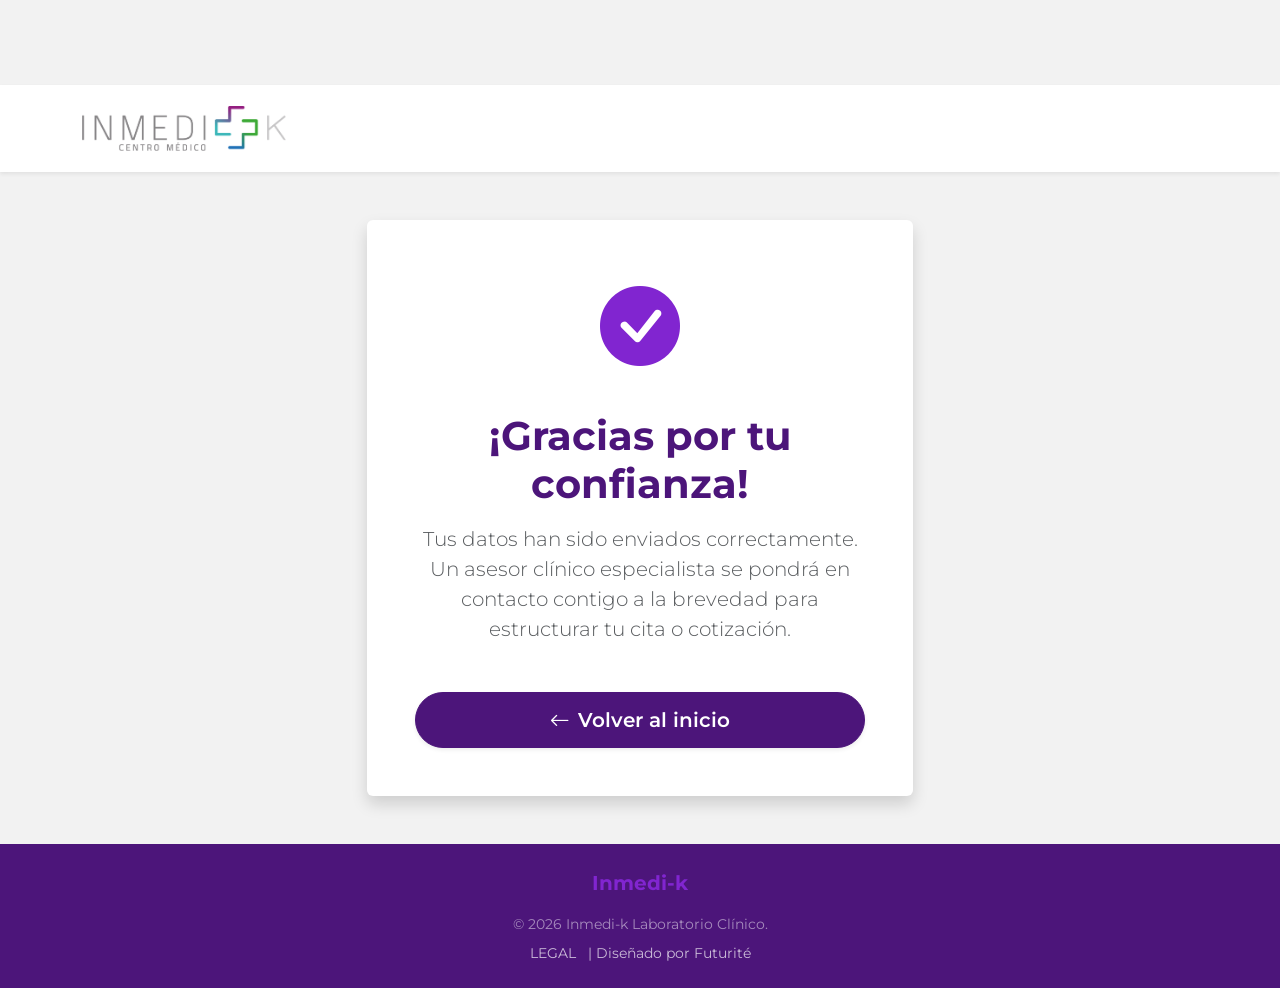
<file: gracias.html>
<!DOCTYPE html>
<html lang="es">

<head>
    <!-- Google tag (gtag.js) -->
    <script>(function (w, d, s, l, i) {
            w[l] = w[l] || []; w[l].push({
                'gtm.start':
                    new Date().getTime(), event: 'gtm.js'
            }); var f = d.getElementsByTagName(s)[0],
                j = d.createElement(s), dl = l != 'dataLayer' ? '&l=' + l : ''; j.async = true; j.src =
                    'https://www.googletagmanager.com/gtm.js?id=' + i + dl; f.parentNode.insertBefore(j, f);
        })(window, document, 'script', 'dataLayer', 'GTM-M5LB29MB');</script>
    <!-- End Google Tag Manager -->
    <meta charset="UTF-8">
    <meta name="viewport" content="width=device-width, initial-scale=1.0">
    <title>¡Gracias! | Inmedi-k Laboratorio</title>

    <!-- Google Fonts: Montserrat -->
    <link rel="preconnect" href="https://fonts.googleapis.com">
    <link rel="preconnect" href="https://fonts.gstatic.com" crossorigin>
    <link href="https://fonts.googleapis.com/css2?family=Montserrat:wght@400;600;700&display=swap" rel="stylesheet">

    <!-- Bootstrap 5 CSS CDN -->
    <link href="https://cdn.jsdelivr.net/npm/bootstrap@5.3.0/dist/css/bootstrap.min.css" rel="stylesheet">

    <!-- Bootstrap Icons -->
    <link rel="stylesheet" href="https://cdn.jsdelivr.net/npm/bootstrap-icons@1.11.1/font/bootstrap-icons.css">

    <!-- Custom CSS -->
    <link href="style.css" rel="stylesheet">
</head>

<body class="d-flex flex-column min-vh-100 bg-accent-custom">
    <noscript><iframe src="https://www.googletagmanager.com/ns.html?id=GTM-M5LB29MB" height="0" width="0"
            style="display:none;visibility:hidden"></iframe></noscript>

    <!-- Navbar Minified -->
    <nav class="navbar navbar-expand-lg bg-white sticky-top shadow-sm py-3">
        <div class="container justify-content-center justify-content-lg-start">
            <a class="navbar-brand m-0" href="index.html">
                <img src="img/inmedikgris (1).png" alt="Inmedi-k Logo" style="max-height: 45px;">
            </a>
        </div>
    </nav>

    <!-- Main Content Thanks Page -->
    <main class="flex-grow-1 d-flex justify-content-center align-items-center py-5">
        <div class="container text-center">
            <div class="row justify-content-center">
                <div class="col-md-8 col-lg-6">
                    <div class="card card-clinical shadow border-0 p-5 p-md-5">
                        <div class="mb-4">
                            <i class="bi bi-check-circle-fill text-primary-custom" style="font-size: 5rem;"></i>
                        </div>

                        <h1 class="display-6 fw-bold text-secondary-custom mb-3">¡Gracias por tu confianza!</h1>

                        <p class="lead text-muted mb-5">
                            Tus datos han sido enviados correctamente. Un asesor clínico especialista se pondrá en
                            contacto contigo a la brevedad para estructurar tu cita o cotización.
                        </p>

                        <a href="index.html" class="btn btn-secondary-custom btn-lg rounded-pill shadow-sm px-5">
                            <i class="bi bi-arrow-left me-2"></i>Volver al inicio
                        </a>
                    </div>
                </div>
            </div>
        </div>
    </main>

    <!-- Footer Minified -->
    <footer class="bg-secondary-custom text-white py-4 mt-auto">
        <div class="container text-center">
            <div class="mb-3">
                <span style="color: var(--primary-color); font-size: 1.25rem; font-weight: bold;">Inmedi-k</span>
            </div>
            <p class="mb-2 text-white-50 small">&copy; <span id="currentYearThanks"></span> Inmedi-k Laboratorio
                Clínico.</p>
            <p class="mb-0 small" style="opacity: 0.7;">
                <a href="#" class="text-white text-decoration-none me-2">LEGAL</a> | Diseñado por Futurité
            </p>
        </div>
    </footer>

    <!-- Inline Script for year -->
    <script>
        document.getElementById('currentYearThanks').textContent = new Date().getFullYear();
    </script>
</body>

</html>
</file>
<file: style.css>
/* ==========================================================================
   Variables de Marca (Inmedi-k)
   ========================================================================== */
:root {
  --primary-color: #8125d0;      /* Morado Medio */
  --secondary-color: #4c157a;    /* Morado Oscuro */
  --accent-color: #f2f2f2;       /* Gris Claro */
  
  --text-dark: #333333;
  --text-muted: #8b8b8b;         /* Gris Medio */
}

/* ==========================================================================
   Estilos Generales
   ========================================================================== */
html, body {
  overflow-x: hidden;
  width: 100%;
  position: relative;
}

body {
  font-family: 'Montserrat', sans-serif;
  color: var(--text-dark);
  background-color: #ffffff;
  padding-top: 85px; /* Altura aproximada de la navbar fija */
}

h1, h2, h3, h4, h5, h6 {
  font-family: 'Montserrat', sans-serif;
  font-weight: 700;
  color: var(--secondary-color);
}

/* Tipografía de utilidad (Grosor variable según brief) */
.fw-semibold { font-weight: 600 !important; }
.fw-extrabold { font-weight: 800 !important; }
.ls-tight { letter-spacing: -0.03em; }

/* ==========================================================================
   Utilidades de Color
   ========================================================================== */
.text-primary-custom { color: var(--primary-color) !important; }
.text-secondary-custom { color: var(--secondary-color) !important; }
.bg-primary-custom { background-color: var(--primary-color) !important; color: #fff; }
.bg-secondary-custom { background-color: var(--secondary-color) !important; color: #fff; }
.bg-accent-custom { background-color: var(--accent-color) !important; }

/* ==========================================================================
   Botones Personalizados (Bordes Completamente Redondeados .rounded-pill)
   ========================================================================== */
.btn-primary-custom {
  background-color: var(--primary-color);
  border-color: var(--primary-color);
  color: #fff;
  font-weight: 600;
  padding: 0.75rem 2rem;
  transition: all 0.3s ease;
}

.btn-primary-custom:hover, 
.btn-primary-custom:focus {
  background-color: #6b1db3; /* Morado medio oscurecido para hover */
  border-color: #6b1db3;
  color: #fff;
  box-shadow: 0 4px 6px rgba(129, 37, 208, 0.3);
}

.btn-white-custom {
  background-color: #fff;
  border-color: #fff;
  color: var(--secondary-color);
  font-family: 'Montserrat', sans-serif;
  font-weight: 800;
  font-size: clamp(1rem, 2.2vw, 2.5rem);
  padding: 1vw 4vw;
  border-radius: clamp(12px, 1.2vw, 20px) !important;
  transition: all 0.3s ease;
  display: inline-block;
  text-decoration: none;
  box-shadow: 0 8px 25px rgba(0,0,0,0.15);
}

.btn-white-custom:hover, 
.btn-white-custom:focus {
  background-color: var(--accent-color);
  border-color: var(--accent-color);
  color: var(--secondary-color);
  box-shadow: 0 4px 12px rgba(0, 0, 0, 0.1);
}

.btn-secondary-custom {
  background-color: var(--secondary-color);
  border-color: var(--secondary-color);
  color: #fff;
  font-weight: 600;
  padding: 0.75rem 2rem;
  transition: all 0.3s ease;
}

.btn-secondary-custom:hover, 
.btn-secondary-custom:focus {
  background-color: #3a0f5e;
  border-color: #3a0f5e;
  color: #fff;
}

.btn-whatsapp {
  background-color: #25D366;
  border-color: #25D366;
  color: #fff;
  font-weight: 600;
  padding: 0.75rem 1.5rem;
  transition: all 0.3s ease;
  display: inline-flex;
  align-items: center;
  gap: 8px;
}

.btn-whatsapp:hover,
.btn-whatsapp:focus {
  background-color: #128C7E;
  border-color: #128C7E;
  color: #fff;
  box-shadow: 0 4px 6px rgba(37, 211, 102, 0.3);
}

/* ==========================================================================
   Componentes Específicos
   ========================================================================== */
/* Navbar */
.navbar {
  transition: background-color 0.3s ease;
}
.navbar-brand {
  letter-spacing: -0.5px;
}

/* Hero Section */
.hero-section {
  position: relative;
  display: flex;
  align-items: center;
  /* El background URL se ajusta por HTML o en una clase específica posterior */
  background-color: var(--secondary-color);
  color: #fff;
}

.hero-overlay {
  position: absolute;
  top: 0; left: 0; width: 100%; height: 100%;
  background-color: rgba(76, 21, 122, 0.85); /* Overlay morado oscuro sobre imagen */
  z-index: 1;
}

.hero-content {
  position: relative;
  z-index: 2;
}

/* ==========================================================================
   Tarjetas Interactivas Flip-Card (Hover para revelar servicios)
   ========================================================================== */
.flip-card {
  perspective: 1000px;
  height: 320px;
}

.flip-card-inner {
  position: relative;
  width: 100%;
  height: 100%;
  transition: transform 0.6s cubic-bezier(0.4, 0, 0.2, 1);
  transform-style: preserve-3d;
}

.flip-card:hover .flip-card-inner,
.flip-card.flipped .flip-card-inner {
  transform: rotateY(180deg);
}

.flip-card-front,
.flip-card-back {
  position: absolute;
  width: 100%;
  height: 100%;
  backface-visibility: hidden;
  border-radius: 12px;
  overflow: hidden;
}

/* Cara Frontal: Morado medio + ícono + título */
.flip-card-front {
  background-color: #8125d0;
  display: flex;
  flex-direction: column;
  justify-content: flex-end;
  align-items: center;
  text-align: center;
  box-shadow: 0 4px 12px rgba(76, 21, 122, 0.15);
}

.flip-card-front .card-icon {
  font-size: 3rem;
  color: #f2f2f2;
  opacity: 0.7;
  margin-bottom: auto;
  margin-top: auto;
}

.flip-card-front .card-label {
  background-color: var(--secondary-color);
  color: #fff;
  width: 100%;
  padding: 1rem 0.75rem;
  font-weight: 700;
  font-size: 1.1rem;
  letter-spacing: 0.3px;
}

/* Cara Trasera: Lista de servicios */
.flip-card-back {
  background-color: #ffffff;
  transform: rotateY(180deg);
  display: flex;
  flex-direction: column;
  justify-content: center;
  padding: 1.5rem;
  box-shadow: 0 4px 16px rgba(0,0,0,0.1);
  border: 2px solid var(--primary-color);
}

.flip-card-back h4 {
  font-size: 1.1rem;
  color: var(--secondary-color);
  font-weight: 700;
  margin-bottom: 1rem;
  padding-bottom: 0.5rem;
  border-bottom: 2px solid var(--primary-color);
}

.flip-card-back ul {
  list-style: none;
  padding: 0;
  margin: 0;
}

.flip-card-back ul li {
  margin-bottom: 0.5rem;
  font-size: 0.88rem;
  color: var(--text-dark);
}

/* Ajustes responsivos para evitar que las tarjetas se deformen en pantallas pequeñas */
@media (max-width: 768px) {
  .flip-card {
    height: 350px; /* Un poco más alta en mobile para listas largas */
  }
}

/* ==========================================================================
   Sucursales Interactivas y Optimización Móvil
   ========================================================================== */
.branch-item {
  cursor: pointer;
  transition: all 0.3s ease;
  padding: 1.5rem;
  margin: -1rem -1rem 1rem -1rem; /* Ajuste para hover padding */
  border-radius: 12px;
}

.branch-item:hover {
  background-color: var(--accent-color);
  transform: translateX(5px);
}

.branch-item.active {
  background-color: #f0e6ff; /* Morado muy claro para resaltar */
  border-left: 4px solid var(--primary-color);
  box-shadow: 0 4px 12px rgba(129, 37, 208, 0.1);
}

.branch-item h4 {
  transition: color 0.3s ease;
}

.branch-item:hover h4, 
.branch-item.active h4 {
  color: var(--secondary-color) !important;
}

/* Link invisible sobre el mapa para móviles */
.mobile-map-overlay {
  display: none;
  position: absolute;
  top: 0;
  left: 0;
  width: 100%;
  height: 100%;
  z-index: 10;
  cursor: pointer;
}

@media (max-width: 430px) {
  /* Ocultar la columna de la lista de sucursales */
  #sucursales .col-lg-5 {
    display: none !important;
  }
  
  /* Asegurar que el mapa ocupe el ancho completo */
  #sucursales .col-lg-7 {
    width: 100%;
  }

  /* Activar el link sobre el mapa */
  .mobile-map-overlay {
    display: block;
  }
}

/* ==========================================================================
   Botón Flotante de WhatsApp
   ========================================================================== */
.whatsapp-float {
  display: none; /* Oculto por defecto */
  position: fixed;
  width: 60px;
  height: 60px;
  bottom: 30px;
  left: 30px;
  background-color: #25d366;
  color: #FFF;
  border-radius: 50px;
  text-align: center;
  font-size: 30px;
  box-shadow: 2px 2px 3px #999;
  z-index: 1000;
  align-items: center;
  justify-content: center;
  text-decoration: none;
  transition: all 0.3s ease;
  animation: pulse-whatsapp 2s infinite;
}

.whatsapp-float:hover {
  background-color: #128c7e;
  color: #fff;
  transform: scale(1.1);
}

@media (max-width: 430px) {
  /* ... previos estilos móviles ... */
  
  .whatsapp-float {
    display: flex; /* Mostrar solo en <= 430px */
  }
}

@keyframes pulse-whatsapp {
  0% {
    box-shadow: 0 0 0 0 rgba(37, 211, 102, 0.7);
  }
  70% {
    box-shadow: 0 0 0 15px rgba(37, 211, 102, 0);
  }
  100% {
    box-shadow: 0 0 0 0 rgba(37, 211, 102, 0);
  }
}
</file>
